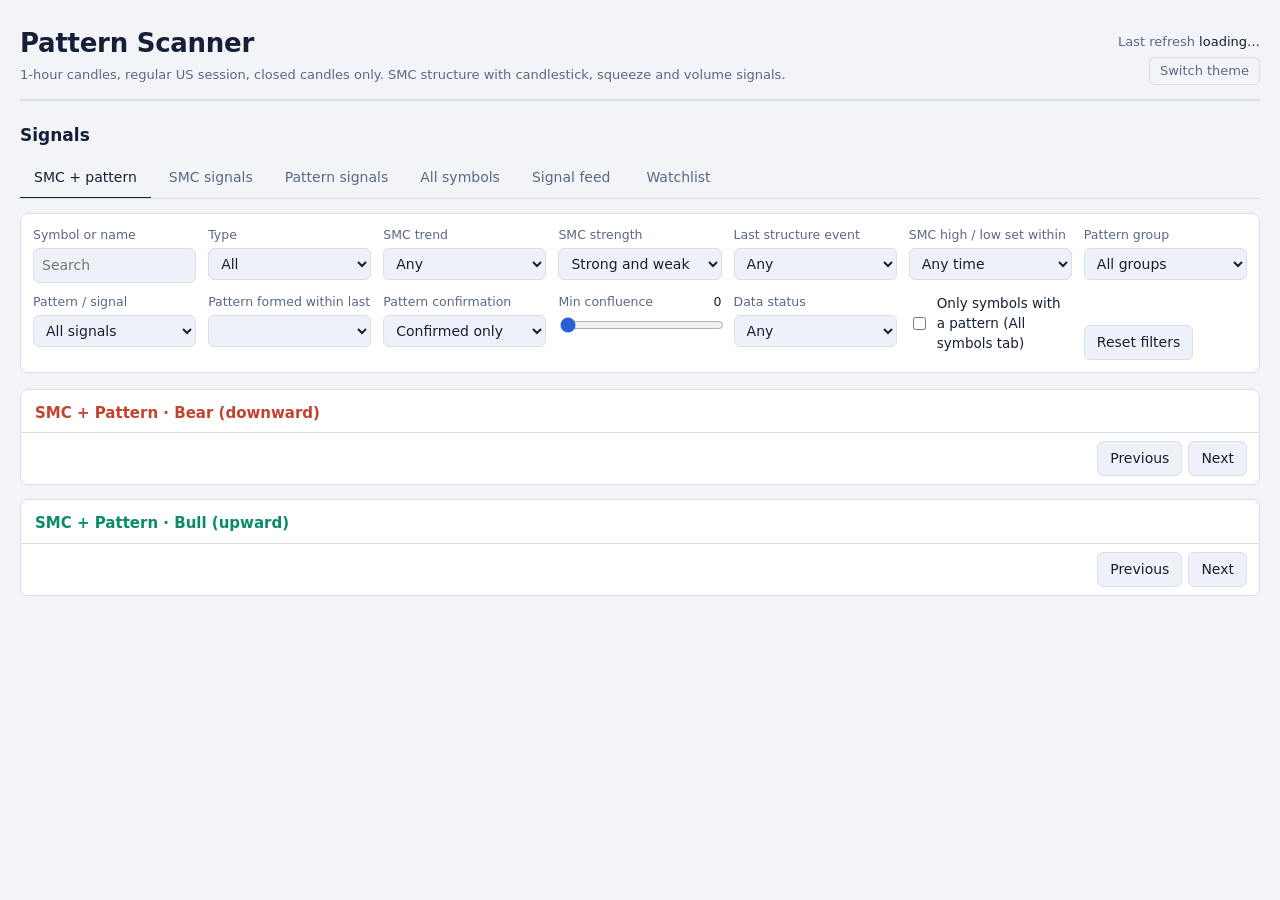
<file: index.html>
<!DOCTYPE html>
<html lang="en">
<head>
<meta charset="utf-8">
<meta http-equiv="refresh" content="0; url=main-dashboard/index.html">
<link rel="canonical" href="main-dashboard/index.html">
<title>Pattern Scanner</title>
</head>
<body>
<p>Opening the scanner… <a href="main-dashboard/index.html">Click here if nothing happens.</a></p>
</body>
</html>
</file>
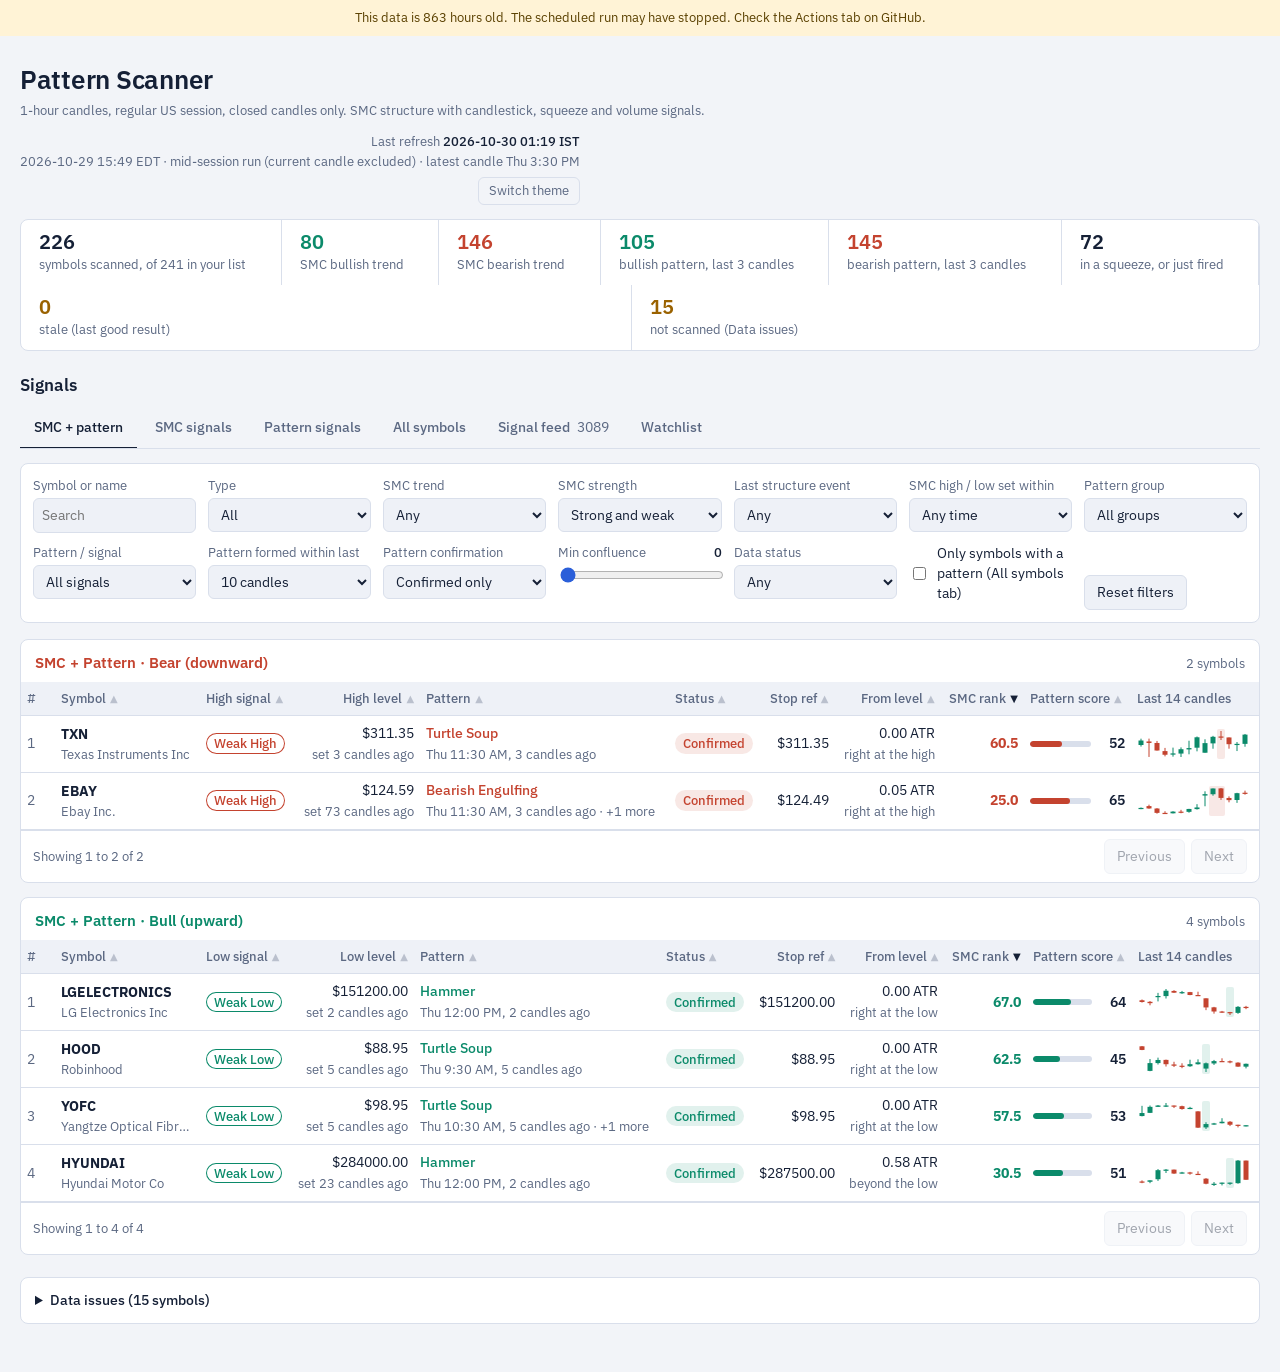
<file: main-dashboard/index.html>
<!DOCTYPE html>
<html lang="en">
<head>
<meta charset="utf-8">
<meta name="viewport" content="width=device-width, initial-scale=1, viewport-fit=cover">
<title>Pattern Scanner</title>
<link rel="preconnect" href="https://fonts.googleapis.com">
<link rel="preconnect" href="https://fonts.gstatic.com" crossorigin>
<link href="https://fonts.googleapis.com/css2?family=IBM+Plex+Sans:wght@400;500;600&display=swap" rel="stylesheet">
<link rel="stylesheet" href="../assets/style.css">
</head>
<body>
<div class="banner err hidden" id="errBanner"></div>
<div class="banner hidden" id="staleBanner"></div>
<div class="wrap">

<header class="top">
  <div>
    <h1>Pattern Scanner</h1>
    <p>1-hour candles, regular US session, closed candles only. SMC structure with candlestick, squeeze and volume signals.</p>
  </div>
  <div class="refresh">
    <div>Last refresh <strong id="refreshIST">loading…</strong></div>
    <div id="refreshSub"></div>
    <button class="theme-btn" id="themeBtn" type="button">Switch theme</button>
  </div>
</header>

<section class="stats" id="stats" aria-label="Scan summary"></section>

<div class="sec"><h2>Signals</h2></div>

<div class="tabs" role="tablist">
  <button class="tab" role="tab" aria-selected="true" data-tab="combo">SMC + pattern</button>
  <button class="tab" role="tab" aria-selected="false" data-tab="smc">SMC signals</button>
  <button class="tab" role="tab" aria-selected="false" data-tab="pat">Pattern signals</button>
  <button class="tab" role="tab" aria-selected="false" data-tab="all">All symbols</button>
  <button class="tab" role="tab" aria-selected="false" data-tab="feed">Signal feed<span class="count" id="feedCount"></span></button>
  <button class="tab" role="tab" aria-selected="false" data-tab="watch">Watchlist<span class="count" id="watchCount"></span></button>
</div>

<section class="filters" aria-label="Filters">
  <div class="field"><label for="fSearch">Symbol or name</label><input id="fSearch" type="search" placeholder="Search"></div>
  <div class="field"><label for="fType">Type</label><select id="fType"><option value="">All</option><option>Stock</option><option>ETF</option></select></div>
  <div class="field"><label for="fSmc">SMC trend</label><select id="fSmc"><option value="">Any</option><option value="BULLISH">Bullish</option><option value="BEARISH">Bearish</option></select></div>
  <div class="field"><label for="fStrength">SMC strength</label><select id="fStrength"><option value="">Strong and weak</option><option value="STRONG">Strong only</option><option value="WEAK">Weak only</option></select></div>
  <div class="field"><label for="fEvent">Last structure event</label><select id="fEvent"><option value="">Any</option><option value="BOS">BOS</option><option value="CHOCH">CHoCH</option></select></div>
  <div class="field"><label for="fAge">SMC high / low set within</label><select id="fAge"><option value="">Any time</option><option value="3">3 candles</option><option value="6">6 candles</option><option value="10">10 candles</option><option value="20">20 candles</option><option value="35">35 candles</option></select></div>
  <div class="field"><label for="fGroup">Pattern group</label><select id="fGroup"><option value="">All groups</option></select></div>
  <div class="field"><label for="fPat">Pattern / signal</label><select id="fPat"><option value="">All signals</option></select></div>
  <div class="field"><label for="fWin">Pattern formed within last</label><select id="fWin"></select></div>
  <div class="field"><label for="fConfirm">Pattern confirmation</label><select id="fConfirm"><option value="confirmed" selected>Confirmed only</option><option value="pending">Pending only</option><option value="any">Confirmed and pending</option></select></div>
  <div class="field"><label for="fConf">Min confluence <span class="val" id="fConfVal">0</span></label><input id="fConf" type="range" min="0" max="90" step="5" value="0"></div>
  <div class="field"><label for="fStatus">Data status</label><select id="fStatus"><option value="">Any</option><option>OK</option><option>STALE</option></select></div>
  <div class="field check"><label><input id="fOnly" type="checkbox"> Only symbols with a pattern (All symbols tab)</label></div>
  <div class="actions"><button class="btn" id="fReset" type="button">Reset filters</button></div>
</section>

<div id="viewCombo"><section class="pair one" id="fullCombo"></section></div>
<div id="viewSmc" class="hidden"><section class="pair" id="fullSmc"></section></div>
<div id="viewPat" class="hidden"><section class="pair" id="fullPat"></section></div>

<div id="viewAll" class="hidden">
  <section class="card">
    <div class="scroll"><table id="tbl" style="min-width:1280px"><thead><tr id="thead"></tr></thead><tbody id="tbody"></tbody></table></div>
    <div class="empty hidden" id="emptyAll"></div>
    <div class="pager"><span class="muted small" id="pagerInfo"></span><div class="btns"><button class="btn" id="prev" type="button">Previous</button><button class="btn" id="next" type="button">Next</button></div></div>
  </section>
</div>

<div id="viewFeed" class="hidden"><section class="card"><ul class="feed" id="feed"></ul><div class="empty hidden" id="emptyFeed"><b>No signals in this window</b>Try a longer window or reset the filters.</div></section></div>

<div id="viewWatch" class="hidden"><section class="card"><div class="scroll"><table id="tblWatch" style="min-width:1280px"><thead><tr id="theadW"></tr></thead><tbody id="tbodyW"></tbody></table></div>
  <div class="empty hidden" id="emptyWatch"><b>Your watchlist is empty</b>Select the star next to a symbol in the All symbols tab. Stars are saved in this browser only.</div></section></div>

<details class="issues" id="issues" hidden>
  <summary id="issuesSummary"></summary>
  <div class="body">
    <p class="muted small">These symbols are not in the tables above. Fix them in <code>shared-data/symbols.csv</code> (the <code>Yahoo Symbol</code> and <code>Active</code> columns) and the next run picks the change up.</p>
    <div class="scroll"><table><thead><tr><th>Symbol</th><th>Yahoo symbol</th><th>Status</th><th>Detail</th></tr></thead><tbody id="issuesBody"></tbody></table></div>
    <p class="muted small" id="csvProblems"></p>
  </div>
</details>

</div>
<script src="../assets/common.js"></script>
<script>
let DATA = null, LIVE = [], META = {};
let watch = getWatch();
const $ = (s, r=document) => r.querySelector(s);
const stockUrl = sym => '../stock/index.html?symbol=' + encodeURIComponent(sym);
const DEFAULT_F = {q:'', type:'', smc:'', strength:'', event:'', age:'', group:'', pat:'', win:10, conf:0, status:'', confirm:'confirmed', only:false};
const state = { tab: 'combo', f: {...DEFAULT_F}, all: {key: 'conf', dir: -1, page: 1, per: 25},
  t: { smcHigh: {key:'rank', dir:-1, page:1}, smcLow: {key:'rank', dir:-1, page:1}, patBull: {key:'score', dir:-1, page:1}, patBear: {key:'score', dir:-1, page:1},
    comboLow: {key:'rank', dir:-1, page:1}, comboHigh: {key:'rank', dir:-1, page:1} } };
const PER = 20;

/* ---------- small cell helpers ---------- */
const SIG = {STRONG_HIGH:['sh','Strong High'], WEAK_HIGH:['wh','Weak High'], STRONG_LOW:['sl','Strong Low'], WEAK_LOW:['wl','Weak Low']};
const sigPill = sig => SIG[sig] ? '<span class="pill ' + SIG[sig][0] + '">' + SIG[sig][1] + '</span>' : '<span class="muted">–</span>';
const EV = {BOS:'BOS', CHOCH:'CHoCH'};
function trendCell(s){
  const m = s.smc || {}, t = m.trend;
  if (t !== 'BULLISH' && t !== 'BEARISH') return '<span class="muted small">Unknown</span>';
  const ev = EV[m.structure_event] ? EV[m.structure_event] + (m.structure_bars_since >= 0 ? ', ' + m.structure_bars_since + ' ago' : '') : '';
  return '<span class="pill ' + (t === 'BULLISH' ? 'bull' : 'bear') + '">' + (t === 'BULLISH' ? 'Bullish' : 'Bearish') + '</span> <span class="muted small">' + esc(ev) + '</span>';
}
const symCell = s => '<a class="symlink" href="' + stockUrl(s.symbol) + '"><b>' + esc(s.symbol) + '</b></a><span class="small muted" title="' + esc(s.name) + '" style="display:block;max-width:130px;white-space:nowrap;overflow:hidden;text-overflow:ellipsis">' + esc(s.name) + '</span>';
const priceCell = s => '$' + money(s.price) + (s.change_pct == null ? '' : '<br><span class="small" style="color:var(--' + (s.change_pct >= 0 ? 'bull' : 'bear') + ')">' + (s.change_pct >= 0 ? '+' : '') + s.change_pct.toFixed(2) + '%</span>');
function confCell(n, dir){ if (!n) return '<span class="muted">0</span>';
  return '<div class="conf"><div class="bar"><i style="width:' + n + '%;background:var(--' + colorVar(dir) + ')"></i></div><span class="n">' + n + '</span></div>'; }
function sqCell(c){ c = c || {}; const st = c.squeeze_state, n = (c.compression_layers || []).length;
  const base = st === 'on' ? '<span class="pill neutral">Squeeze on</span>' : st === 'fired' ? '<span class="pill bull">Squeeze fired</span>' : '<span class="muted small">Off</span>';
  return base + (n >= 3 ? ' <span class="muted small" title="Layers on: ' + esc((c.compression_layers || []).join(', ')) + '">' + n + ' layers</span>' : ''); }
function rvCell(c){ const v = c && c.rel_volume; if (v == null) return '<span class="muted">–</span>';
  const cls = v >= 1.5 ? 'bull' : v <= 0.7 ? 'neutral' : 'none', txt = v >= 1.5 ? 'Spike' : v <= 0.7 ? 'Dry-up' : 'Normal';
  return v.toFixed(2) + 'x <span class="pill ' + cls + '">' + txt + '</span>'; }
function statusCell(s){ return s.scanner_status === 'OK' ? '<span class="pill none">OK</span>'
  : '<span class="pill neutral" title="' + esc(s.scan_error || 'Last scan failed') + '. Showing the previous good result from ' + esc(s.scanned_at || '?') + '.">Stale</span>'; }
function patCell(b, more){
  if (!b) return '<span class="muted">No signal in window</span>';
  return '<div class="patcell ' + b.dir + '"><b>' + esc(b.name) + '</b><span>' + esc(fmtTime(b.time)) + ', ' + agoText(b.since) + (more > 0 ? ' · +' + more + ' more' : '') + '</span></div>';
}
function levelCell(m, key){      // High/Low signal: pill + how long ago the level was set
  const sig = m[key + '_signal'], since = m[key + '_bars_since'];
  if (!SIG[sig]) return '<span class="muted">–</span>';
  return sigPill(sig) + (since != null && since >= 0 ? ' <span class="muted small">' + since + ' ago</span>' : '');
}

/* ---------- filters ---------- */
function symbolOk(s){
  const f = state.f, q = f.q.trim().toLowerCase(), m = s.smc || {};
  return (!q || s.symbol.toLowerCase().includes(q) || (s.name || '').toLowerCase().includes(q))
    && (!f.type || s.type === f.type) && (!f.smc || m.trend === f.smc) && (!f.status || s.scanner_status === f.status)
    && (!f.event || m.structure_event === f.event);
}
/* SMC rows: side 'high' uses the trailing high (Strong/Weak High, bearish rank), 'low' the trailing low. */
function smcRows(side, filtered){
  const key = side === 'high' ? 'top' : 'bottom', f = state.f;
  return (filtered ? LIVE.filter(symbolOk) : LIVE).map(s => {
    const m = s.smc || {}, level = m[key + '_signal_price'];
    return {s, sig: m[key + '_signal'], level, time: m[key + '_signal_time'], since: m[key + '_bars_since'],
      rank: side === 'high' ? m.bearish_rank_score : m.bullish_rank_score,
      away: level ? (side === 'high' ? (level - s.price) / s.price : (s.price - level) / level) * 100 : null};
  }).filter(r => SIG[r.sig]
    && (!filtered || ((!f.strength || r.sig.startsWith(f.strength)) && (f.age === '' || (r.since != null && r.since >= 0 && r.since <= +f.age)))));
}
/* Pattern rows: every symbol with at least one bullish (or bearish) signal in the window that passes the confirmation rule.
   Failed patterns never count. The Top 20 boards always use "confirmed" (patStatus in assets/common.js). */
function patRows(dir, filtered){
  const f = state.f, win = filtered ? f.win : (META.top_board_window || 20), mode = filtered ? f.confirm : 'confirmed';
  const passes = st => mode === 'any' ? st !== 'failed' : mode === 'pending' ? st === 'pending' : (st === 'confirmed' || st === 'trigger');
  return (filtered ? LIVE.filter(symbolOk) : LIVE).map(s => {
    let items = signalsIn(s, win).filter(g => g.dir === dir).map(g => ({g, st: patStatus(s, g)})).filter(x => passes(x.st));
    if (filtered) { if (f.group) items = items.filter(x => x.g.group === f.group); if (f.pat) items = items.filter(x => x.g.name === f.pat); }
    items.sort((x, y) => y.g.score - x.g.score || x.g.since - y.g.since);
    const top = items[0];
    return top ? {s, best: top.g, n: items.length, score: top.g.score, since: top.g.since, status: top.st} : null;
  }).filter(r => r && (!filtered || r.score >= f.conf));
}
const PAT_TIP = "Confirmed only by default: a candle pattern counts once a later candle has closed beyond it (the Handbook's rule). Squeeze, volume, trend and structure signals show as Trigger because the close beyond a level is the signal itself. Failed patterns are never shown. Use the Pattern confirmation filter to see pending ones.";
function patStatusCell(r, dir){
  return r.status === 'confirmed' ? '<span class="pill ' + dir + '">Confirmed</span>'
    : r.status === 'pending' ? '<span class="pill neutral" title="Pattern formed, no later candle has closed beyond it yet">Pending</span>'
    : '<span class="pill none" title="Event signal: the close beyond its level is the trigger itself, nothing further to confirm">Trigger</span>';
}

/* ---------- SMC level + reversal pattern ---------- */
/* Reversal patterns with 3 stars or more in the Handbook ratings (docs/SIGNALS.md), plus Turtle Soup and Undercut & Rally.
   Continuation patterns (windows, three methods, marubozu) are left out on purpose. */
const REV = {
  bull: ['Hammer','Inverted Hammer','Dragonfly Doji','Bullish Engulfing','Piercing Line','Bullish Kicker','Bullish Harami Cross','Bullish Doji Star',
         'Morning Star','Bullish Abandoned Baby','Three White Soldiers','Three Inside Up','Three Outside Up','Bullish Tri-Star','Turtle Soup','Undercut & Rally'],
  bear: ['Shooting Star','Hanging Man','Gravestone Doji','Bearish Engulfing','Dark Cloud Cover','Bearish Kicker','Bearish Harami Cross','Bearish Doji Star',
         'Evening Star','Bearish Abandoned Baby','Three Black Crows','Three Inside Down','Three Outside Down','Bearish Tri-Star','Turtle Soup']
};
const COMBO_ATR = 1;           // the pattern's extreme must be within this many ATR of the SMC level
const COMBO_TREND = 1;         // price must have travelled into the level: the 8 closes before the pattern average at least this many ATR beyond it
const COMBO_RUN = 2;           // drop the setup once price has already run this many ATR away from the pattern (the turn is over, not coming)
const COMBO_TOP_WIN = 10;      // the Top 20 boards only look at patterns formed in the last 10 candles
/* side 'low': Strong/Weak Low + bullish pattern. side 'high': Strong/Weak High + bearish pattern. */
function comboRows(side, filtered){
  const low = side === 'low', key = low ? 'bottom' : 'top', dir = low ? 'bull' : 'bear', f = state.f;
  const win = filtered ? f.win : COMBO_TOP_WIN, out = [];
  (filtered ? LIVE.filter(symbolOk) : LIVE).forEach(s => {
    const m = s.smc || {}, sig = m[key + '_signal'], level = m[key + '_signal_price'], lvSince = m[key + '_bars_since'];
    const atr = (s.context || {}).atr, cs = s.candles || [], n = cs.length;
    if (!SIG[sig] || !sig.endsWith(low ? 'LOW' : 'HIGH') || level == null || !(atr > 0) || !n) return;
    if (filtered && ((f.strength && !sig.startsWith(f.strength)) || (f.age !== '' && !(lvSince != null && lvSince >= 0 && lvSince <= +f.age)))) return;
    const cands = [];
    signalsIn(s, win).forEach(g => {
      if (g.dir !== dir || !REV[dir].includes(g.name) || g.confirm === 'failed') return;
      if (filtered && ((f.group && g.group !== f.group) || (f.pat && g.name !== f.pat) || g.score < f.conf)) return;
      if (lvSince != null && lvSince >= 0 && g.since > lvSince) return;            // pattern must come at or after the level was set
      const end = n - 1 - g.since, a = Math.max(0, end - (g.len - 1)); if (end < 0) return;
      let lo = Infinity, hi = -Infinity;
      for (let i = a; i <= end; i++) { lo = Math.min(lo, cs[i][3]); hi = Math.max(hi, cs[i][2]); }
      const ext = low ? lo : hi, gap = ext - level;
      if (Math.abs(gap) > COMBO_ATR * atr) return;                                  // not at the level
      const pre = cs.slice(Math.max(0, a - 8), a);                                   // the candles before the pattern
      if (pre.length < 4) return;
      const avg = pre.reduce((t, c) => t + c[4], 0) / pre.length;
      if (!((low ? avg - ext : ext - avg) >= COMBO_TREND * atr)) return;            // no real move into the level, so nothing to reverse
      if ((low ? s.price - ext : ext - s.price) > COMBO_RUN * atr) return;          // already ran away, too late
      let status = g.confirm || 'pending', failed = false;
      for (let i = end + 1; i < n; i++) {
        if (low ? cs[i][3] < ext : cs[i][2] > ext) { failed = true; break; }       // new low (high) after the pattern: setup is dead
        if (status === 'pending' && (low ? cs[i][4] > hi : cs[i][4] < lo)) status = 'confirmed';
      }
      if (failed) return;
      if (status !== 'confirmed') return;                                           // only turns that have already started: a later candle closed beyond the pattern
      cands.push({g, status, stop: g.stop != null ? g.stop : ext, dist: Math.abs(gap) / atr, above: low ? gap >= 0 : gap <= 0});
    });
    if (!cands.length) return;
    cands.sort((x, y) => y.g.score - x.g.score || x.g.since - y.g.since);
    const c = cands[0];
    out.push({s, sig, level, time: m[key + '_signal_time'], since: lvSince, rank: low ? m.bullish_rank_score : m.bearish_rank_score,
      best: c.g, n: cands.length, status: c.status, stop: c.stop, dist: c.dist, above: c.above, score: c.g.score});
  });
  return out;
}

/* ---------- generic compact table ---------- */
const smcCols = side => [
  {k:'sym', t:'Symbol', get: r => r.s.symbol, cell: r => symCell(r.s)},
  {k:'sig', t: side === 'high' ? 'High signal' : 'Low signal', get: r => r.sig, cell: r => sigPill(r.sig)},
  {k:'level', t: side === 'high' ? 'High level' : 'Low level', num:true, get: r => r.level, cell: r => '$' + money(r.level) + '<br><span class="muted small">' + (r.away == null ? '–' : r.away.toFixed(1) + '% ' + (side === 'high' ? 'below' : 'above')) + '</span>'},
  {k:'since', t:'Set', get: r => r.since ?? 999, cell: r => '<span class="small">' + esc(fmtTime(r.time)) + '</span><br><span class="muted small">' + (r.since != null && r.since >= 0 ? agoText(r.since) : '–') + '</span>'},
  {k:'rank', t:'Rank', num:true, get: r => r.rank ?? -1, cell: r => '<b style="color:var(--' + (side === 'high' ? 'bear' : 'bull') + ')">' + (r.rank != null ? Number(r.rank).toFixed(1) : '–') + '</b>'},
  {k:'price', t:'Price', num:true, get: r => r.s.price, cell: r => priceCell(r.s)}
];
const patCols = dir => [
  {k:'sym', t:'Symbol', get: r => r.s.symbol, cell: r => symCell(r.s)},
  {k:'sig', t:'Best signal (newest first)', get: r => r.since, cell: r => patCell(r.best, r.n - 1)},
  {k:'status', t:'Status', get: r => r.status, cell: r => patStatusCell(r, dir)},
  {k:'score', t:'Confluence', get: r => r.score, cell: r => confCell(r.score, dir)},
  {k:'price', t:'Price', num:true, get: r => r.s.price, cell: r => priceCell(r.s)},
  {k:'strip', t:'Last 14 candles', sort:false, cell: r => strip(r.s, r.best)}
];
const comboCols = side => { const low = side === 'low', dir = low ? 'bull' : 'bear'; return [
  {k:'sym', t:'Symbol', get: r => r.s.symbol, cell: r => symCell(r.s)},
  {k:'sig', t: low ? 'Low signal' : 'High signal', get: r => r.sig, cell: r => sigPill(r.sig)},
  {k:'level', t: low ? 'Low level' : 'High level', num:true, get: r => r.level, cell: r => '$' + money(r.level) + '<br><span class="muted small">' + (r.since != null && r.since >= 0 ? 'set ' + agoText(r.since) : '–') + '</span>'},
  {k:'pat', t:'Pattern', get: r => r.best.name, cell: r => patCell(r.best, r.n - 1)},
  {k:'status', t:'Status', get: r => r.status, cell: r => r.status === 'confirmed' ? '<span class="pill ' + dir + '">Confirmed</span>' : '<span class="pill neutral" title="Pattern formed, no later candle has closed beyond it yet">Pending</span>'},
  {k:'stop', t:'Stop ref', num:true, get: r => r.stop, cell: r => '$' + money(r.stop)},
  {k:'dist', t:'From level', num:true, get: r => r.dist, cell: r => r.dist.toFixed(2) + ' ATR<br><span class="muted small">' + (r.dist < 0.05 ? 'right at the ' : (r.above ? 'beyond the ' : 'inside the ')) + (low ? 'low' : 'high') + '</span>'},
  {k:'rank', t:'SMC rank', num:true, get: r => r.rank ?? -1, cell: r => '<b style="color:var(--' + (low ? 'bull' : 'bear') + ')">' + (r.rank != null ? Number(r.rank).toFixed(1) : '–') + '</b>'},
  {k:'score', t:'Pattern score', get: r => r.score, cell: r => confCell(r.score, dir)},
  {k:'strip', t:'Last 14 candles', sort:false, cell: r => strip(r.s, r.best)}
]; };
const TABLE_DEFS = {
  smcHigh: {title:'High signals (downward)', cls:'bear', sub:'', cols: () => smcCols('high'), rows: f => smcRows('high', f)},
  smcLow:  {title:'Low signals (upward)', cls:'bull', sub:'', cols: () => smcCols('low'), rows: f => smcRows('low', f)},
  patBull: {title:'Bullish pattern signals', cls:'bull', sub:'', tip: PAT_TIP, cols: () => patCols('bull'), rows: f => patRows('bull', f)},
  comboLow: {title:'SMC + Pattern · Bull (upward)', cls:'bull', tie:(a, b) => b.score - a.score, sub:'', tip:"Strong/Weak Low + bullish reversal pattern (3 stars or more, Turtle Soup, Undercut & Rally) at the low, within 1 ATR, after a real decline into it, no new low since, price not more than 2 ATR away. Confirmed only: a later candle has closed beyond the pattern. Ranked by bullish SMC rank, ties by pattern score.", cols: () => comboCols('low'), rows: f => comboRows('low', f)},
  comboHigh: {title:'SMC + Pattern · Bear (downward)', cls:'bear', tie:(a, b) => b.score - a.score, sub:'', tip:"Strong/Weak High + bearish reversal pattern (3 stars or more, Turtle Soup) at the high, within 1 ATR, after a real rise into it, no new high since, price not more than 2 ATR away. Confirmed only: a later candle has closed beyond the pattern. Ranked by bearish SMC rank, ties by pattern score.", cols: () => comboCols('high'), rows: f => comboRows('high', f)},
  patBear: {title:'Bearish pattern signals', cls:'bear', sub:'', tip: PAT_TIP, cols: () => patCols('bear'), rows: f => patRows('bear', f)}
};
function tableShell(id, d, top){
  return '<div class="tcard"><div class="head"><h3 class="' + d.cls + '"' + (d.tip ? ' title="' + esc(d.tip) + '"' : '') + '>' + (top ? 'Top 20 · ' : '') + d.title + '</h3><span class="cnt" id="' + id + '-cnt"></span>' + (d.sub ? '<p>' + d.sub + '</p>' : '') + '</div>' +
    '<div class="scroll' + (/combo/.test(id) ? '' : ' tall') + '"><table><thead><tr id="' + id + '-head"></tr></thead><tbody id="' + id + '-body"></tbody></table></div>' +
    (top ? '' : '<div class="pager"><span class="muted small" id="' + id + '-info"></span><div class="btns"><button class="btn" data-pg="-1" data-t="' + id + '" type="button">Previous</button><button class="btn" data-pg="1" data-t="' + id + '" type="button">Next</button></div></div>') + '</div>';
}
function renderTable(prefix, id, top){
  const d = TABLE_DEFS[id], cols = d.cols(), st = state.t[id], ids = prefix + id;
  let rows = d.rows(!top);
  const total = rows.length;
  const sk = top ? (/^(smc|combo)/.test(id) ? 'rank' : 'score') : st.key, sd = top ? -1 : st.dir, col = cols.find(c => c.k === sk) || cols[0];
  rows.sort((a, b) => { const va = col.get(a), vb = col.get(b); return (va < vb ? -1 : va > vb ? 1 : 0) * sd || (d.tie ? d.tie(a, b) : 0) || a.s.symbol.localeCompare(b.s.symbol); });
  const pages = Math.max(1, Math.ceil(rows.length / PER)); if (!top && st.page > pages) st.page = pages;
  const start = top ? 0 : (st.page - 1) * PER, slice = top ? rows.slice(0, META.top_board_size || 20) : rows.slice(start, start + PER);
  $('#' + ids + '-head').innerHTML = '<th>#</th>' + cols.map(c => {
    if (top || c.sort === false) return '<th class="' + (c.num ? 'num' : '') + '">' + c.t + '</th>';
    const on = st.key === c.k;
    return '<th class="' + (c.num ? 'num' : '') + '" aria-sort="' + (on ? (st.dir > 0 ? 'ascending' : 'descending') : 'none') + '"><button type="button" data-tsort="' + c.k + '" data-t="' + ids + '">' + c.t + ' <span class="arrow">' + (on ? (st.dir > 0 ? '▲' : '▼') : '▲') + '</span></button></th>';
  }).join('');
  $('#' + ids + '-body').innerHTML = slice.length ? slice.map((r, i) => '<tr class="row" data-sym="' + esc(r.s.symbol) + '"><td class="idx">' + (start + i + 1) + '</td>' +
    cols.map(c => '<td class="' + (c.num ? 'num' : '') + '">' + c.cell(r) + '</td>').join('') + '</tr>').join('')
    : '<tr><td colspan="' + (cols.length + 1) + '" class="muted" style="padding:22px;text-align:center">' + (top ? 'None right now.' : 'No symbols match the current filters.') + '</td></tr>';
  $('#' + ids + '-cnt').textContent = top ? 'showing ' + slice.length + ' of ' + total : total + ' symbols';
  if (!top){
    $('#' + ids + '-info').textContent = rows.length ? 'Showing ' + (start + 1) + ' to ' + (start + slice.length) + ' of ' + rows.length : '0 symbols';
    document.querySelector('[data-t="' + ids + '"][data-pg="-1"]').disabled = st.page <= 1;
    document.querySelector('[data-t="' + ids + '"][data-pg="1"]').disabled = st.page >= pages;
  }
}

/* ---------- All symbols table ---------- */
function view(s){
  const f = state.f;
  let sigs = signalsIn(s, f.win);
  if (f.group) sigs = sigs.filter(g => g.group === f.group);
  if (f.pat) sigs = sigs.filter(g => g.name === f.pat);
  const best = bestOf(sigs);
  return {s, sigs, best, conf: best ? best.score : 0};
}
const ALLCOLS = [
  {k:'star', t:'', sort:false}, {k:'sym', t:'Symbol'}, {k:'price', t:'Price', num:true}, {k:'smc', t:'SMC trend'},
  {k:'high', t:'High signal'}, {k:'low', t:'Low signal'}, {k:'pat', t:'Latest pattern'}, {k:'strip', t:'Last 14 candles', sort:false},
  {k:'sq', t:'Squeeze'}, {k:'rv', t:'Relative volume', num:true}, {k:'conf', t:'Confluence'}, {k:'status', t:'Status'}
];
const allSort = {
  sym: x => x.s.symbol, price: x => x.s.price, smc: x => (x.s.smc || {}).trend || '', high: x => (x.s.smc || {}).bearish_rank_score ?? -1,
  low: x => (x.s.smc || {}).bullish_rank_score ?? -1, pat: x => x.best ? x.best.since : 99,
  sq: x => ({fired:2, on:1, off:0})[(x.s.context || {}).squeeze_state] ?? 0, rv: x => (x.s.context || {}).rel_volume ?? -1,
  conf: x => x.conf, status: x => x.s.scanner_status
};
function head(id){
  $(id).innerHTML = ALLCOLS.map(c => {
    const on = state.all.key === c.k, aria = on ? (state.all.dir > 0 ? 'ascending' : 'descending') : 'none';
    if (c.sort === false) return '<th>' + c.t + '</th>';
    return '<th class="' + (c.num ? 'num' : '') + '" aria-sort="' + aria + '"><button type="button" data-sort="' + c.k + '">' + c.t + ' <span class="arrow">' + (on ? (state.all.dir > 0 ? '▲' : '▼') : '▲') + '</span></button></th>';
  }).join('');
}
function allRowsHtml(list){
  return list.map(x => {
    const r = x.s, m = r.smc || {}, starred = watch.includes(r.symbol);
    return '<tr class="row" data-sym="' + esc(r.symbol) + '">' +
      '<td><button class="star" type="button" aria-pressed="' + starred + '" aria-label="' + (starred ? 'Remove ' : 'Add ') + esc(r.symbol) + (starred ? ' from' : ' to') + ' watchlist" data-star="' + esc(r.symbol) + '">' + (starred ? '★' : '☆') + '</button></td>' +
      '<td class="symcell">' + symCell(r) + '</td><td class="num">' + priceCell(r) + '</td><td>' + trendCell(r) + '</td>' +
      '<td>' + levelCell(m, 'top') + '</td><td>' + levelCell(m, 'bottom') + '</td>' +
      '<td>' + patCell(x.best, x.sigs.length - 1) + '</td><td>' + strip(r, x.best) + '</td><td>' + sqCell(r.context) + '</td>' +
      '<td class="num">' + rvCell(r.context) + '</td><td>' + confCell(x.conf, x.best && x.best.dir) + '</td><td>' + statusCell(r) + '</td></tr>';
  }).join('');
}
function sortAll(list){
  const g = allSort[state.all.key], dir = state.all.dir;
  return list.sort((a, b) => { const va = g(a), vb = g(b); return (va < vb ? -1 : va > vb ? 1 : 0) * dir || a.s.symbol.localeCompare(b.s.symbol); });
}
function allFiltered(){
  const f = state.f, narrowed = !!(f.group || f.pat);
  return LIVE.filter(symbolOk).map(view).filter(x => ((f.only || narrowed) ? x.sigs.length > 0 : true) && x.conf >= f.conf);
}
function renderAllTab(){
  head('#thead');
  const list = sortAll(allFiltered()), a = state.all;
  const pages = Math.max(1, Math.ceil(list.length / a.per)); if (a.page > pages) a.page = pages;
  const start = (a.page - 1) * a.per, slice = list.slice(start, start + a.per);
  $('#tbody').innerHTML = allRowsHtml(slice);
  $('#emptyAll').classList.toggle('hidden', list.length > 0); $('#tbl').classList.toggle('hidden', list.length === 0);
  if (!list.length) $('#emptyAll').innerHTML = LIVE.length ? '<b>No symbols match these filters</b>Reset the filters or lower the minimum confluence.' : '<b>No scan results yet</b>Run the “Scan market” workflow once on GitHub (Actions tab), then reload this page.';
  $('#pagerInfo').textContent = list.length ? 'Showing ' + (start + 1) + ' to ' + (start + slice.length) + ' of ' + list.length + ' symbols' : '0 symbols';
  $('#prev').disabled = a.page <= 1; $('#next').disabled = a.page >= pages;
}

/* ---------- feed + watchlist ---------- */
function renderFeed(){
  const f = state.f, items = [];
  LIVE.filter(symbolOk).forEach(s => signalsIn(s, f.win).forEach(g => { if ((!f.group || g.group === f.group) && (!f.pat || g.name === f.pat) && g.score >= f.conf) items.push({s, g}); }));
  items.sort((a, b) => a.g.since - b.g.since || b.g.score - a.g.score);
  $('#feedCount').textContent = ' ' + items.length;
  const shown = items.slice(0, 400);
  $('#feed').innerHTML = shown.map(({s, g}) => '<li data-open="' + esc(s.symbol) + '"><b>' + esc(s.symbol) + '</b><span class="pill ' + g.dir + '">' + dirLabel(g.dir) + '</span><span>' + esc(g.name) + ' <span class="muted small">with SMC ' + esc(((s.smc || {}).trend || 'unknown').toLowerCase()) + '</span></span><span class="when">' + esc(fmtTime(g.time)) + ', ' + agoText(g.since) + ' · score ' + g.score + '</span></li>').join('')
    + (items.length > shown.length ? '<li class="muted small" style="cursor:default">Showing the newest ' + shown.length + ' of ' + items.length + '. Narrow the filters to see the rest.</li>' : '');
  $('#emptyFeed').classList.toggle('hidden', items.length > 0);
}
function renderWatch(){
  $('#watchCount').textContent = watch.length ? ' ' + watch.length : '';
  head('#theadW');
  const have = LIVE.filter(s => watch.includes(s.symbol));
  $('#tbodyW').innerHTML = allRowsHtml(sortAll(have.map(view)));
  $('#emptyWatch').classList.toggle('hidden', have.length > 0); $('#tblWatch').classList.toggle('hidden', have.length === 0);
}
function renderFull(){ ['comboLow','comboHigh','smcHigh','smcLow','patBull','patBear'].forEach(id => renderTable('f_', id, false)); renderAllTab(); renderFeed(); renderWatch(); }

/* ---------- header, stats, issues ---------- */
function renderHeader(){
  $('#refreshIST').textContent = META.generated_ist || 'no scan yet';
  const rt = META.run_type === 'mid-session' ? 'mid-session run (current candle excluded)' : META.run_type === 'after-close' ? 'after-close run' : 'run';
  $('#refreshSub').textContent = (META.generated_et ? META.generated_et + ' · ' : '') + rt + (META.latest_candle ? ' · latest candle ' + fmtTime(META.latest_candle) : '');
  if (META.generated_at){
    const hrs = (Date.now() - Date.parse(META.generated_at)) / 36e5;
    if (hrs > 30) { const b = $('#staleBanner'); b.textContent = 'This data is ' + Math.round(hrs) + ' hours old. The scheduled run may have stopped. Check the Actions tab on GitHub.'; b.classList.remove('hidden'); }
  }
}
function renderStats(){
  const fresh = d => LIVE.filter(s => signalsIn(s, 3).some(g => g.dir === d)).length;
  const trend = t => LIVE.filter(s => (s.smc || {}).trend === t).length;
  const c = META.counts || {}, sq = LIVE.filter(s => ['on', 'fired'].includes((s.context || {}).squeeze_state)).length;
  $('#stats').innerHTML =
    '<div class="stat"><b>' + LIVE.length + '</b><span>symbols scanned, of ' + (META.total_symbols ?? DATA.stocks.length) + ' in your list</span></div>' +
    '<div class="stat bull"><b>' + trend('BULLISH') + '</b><span>SMC bullish trend</span></div>' +
    '<div class="stat bear"><b>' + trend('BEARISH') + '</b><span>SMC bearish trend</span></div>' +
    '<div class="stat bull"><b>' + fresh('bull') + '</b><span>bullish pattern, last 3 candles</span></div>' +
    '<div class="stat bear"><b>' + fresh('bear') + '</b><span>bearish pattern, last 3 candles</span></div>' +
    '<div class="stat"><b>' + sq + '</b><span>in a squeeze, or just fired</span></div>' +
    '<div class="stat warn"><b>' + (c.STALE || 0) + '</b><span>stale (last good result)</span></div>' +
    '<div class="stat warn"><b>' + (DATA.stocks.length - LIVE.length) + '</b><span>not scanned (Data issues)</span></div>';
}
function renderIssues(){
  const bad = DATA.stocks.filter(s => !isLive(s) || s.scanner_status === 'STALE'), probs = META.csv_problems || [];
  $('#issues').hidden = !(bad.length || probs.length);
  $('#issuesSummary').textContent = 'Data issues (' + bad.length + ' symbols' + (probs.length ? ', ' + probs.length + ' CSV problems' : '') + ')';
  const label = {INACTIVE:'Switched off', NO_DATA:'No Yahoo data', ERROR:'Download error', INSUFFICIENT_DATA:'Too few candles', PENDING_SCAN:'Waiting for first scan', STALE:'Stale'};
  $('#issuesBody').innerHTML = bad.map(s => '<tr><td>' + esc(s.symbol) + '</td><td>' + esc(s.yahoo_symbol) + '</td><td>' + esc(label[s.scanner_status] || s.scanner_status) + '</td><td class="muted small">' + esc(s.scan_error || s.notes || '') + '</td></tr>').join('');
  $('#csvProblems').textContent = probs.length ? 'symbols.csv: ' + probs.join(' · ') : '';
}

/* ---------- events ---------- */
function setTab(t){
  state.tab = t;
  document.querySelectorAll('.tab').forEach(b => b.setAttribute('aria-selected', String(b.dataset.tab === t)));
  [['smc','#viewSmc'],['pat','#viewPat'],['combo','#viewCombo'],['all','#viewAll'],['feed','#viewFeed'],['watch','#viewWatch']].forEach(([k, id]) => $(id).classList.toggle('hidden', k !== t));
}
document.addEventListener('click', e => {
  const tab = e.target.closest('.tab'); if (tab) { setTab(tab.dataset.tab); return; }
  const star = e.target.closest('[data-star]');
  if (star) { const s = star.dataset.star; watch = watch.includes(s) ? watch.filter(x => x !== s) : watch.concat(s); setWatch(watch); renderFull(); return; }
  const ts = e.target.closest('[data-tsort]');
  if (ts) { const id = ts.dataset.t.replace(/^f_/, ''), k = ts.dataset.tsort, st = state.t[id]; if (st.key === k) st.dir = -st.dir; else { st.key = k; st.dir = ['sym','sig','trend','pat','status'].includes(k) ? 1 : -1; } st.page = 1; renderTable('f_', id, false); return; }
  const pg = e.target.closest('[data-pg]');
  if (pg) { const id = pg.dataset.t.replace(/^f_/, ''); state.t[id].page += Number(pg.dataset.pg); renderTable('f_', id, false); return; }
  const sb = e.target.closest('[data-sort]');
  if (sb) { const k = sb.dataset.sort, a = state.all; if (a.key === k) a.dir = -a.dir; else { a.key = k; a.dir = ['sym','status','smc','pat'].includes(k) ? 1 : -1; } a.page = 1; renderAllTab(); renderWatch(); return; }
  if (e.target.closest('a')) return;                       // real links (symbol, TradingView) work natively
  const open = e.target.closest('[data-open]') || e.target.closest('tr.row[data-sym]');
  if (open) location.href = stockUrl(open.dataset.open || open.dataset.sym);
});
const FILTER_IDS = {q:'#fSearch', type:'#fType', smc:'#fSmc', strength:'#fStrength', event:'#fEvent', age:'#fAge', group:'#fGroup', pat:'#fPat', win:'#fWin', conf:'#fConf', status:'#fStatus', confirm:'#fConfirm'};
function resetPages(){ Object.values(state.t).forEach(t => t.page = 1); state.all.page = 1; }
function bindFilters(){
  Object.entries(FILTER_IDS).forEach(([key, id]) => $(id).addEventListener('input', e => {
    state.f[key] = (key === 'win' || key === 'conf') ? Number(e.target.value) : e.target.value;
    if (key === 'conf') $('#fConfVal').textContent = e.target.value;
    resetPages(); renderFull();
  }));
  $('#fOnly').addEventListener('change', e => { state.f.only = e.target.checked; state.all.page = 1; renderFull(); });
  $('#fReset').addEventListener('click', () => {
    state.f = {...DEFAULT_F}; resetPages();
    Object.entries(FILTER_IDS).forEach(([key, id]) => { $(id).value = key === 'win' ? '10' : key === 'conf' ? '0' : key === 'confirm' ? 'confirmed' : ''; });
    $('#fConfVal').textContent = '0'; $('#fOnly').checked = false; renderFull();
  });
  $('#prev').addEventListener('click', () => { state.all.page--; renderAllTab(); });
  $('#next').addEventListener('click', () => { state.all.page++; renderAllTab(); });
}
function buildFilterOptions(){
  const wins = META.window_options || [3, 6, 7, 10, 14, 20, 35];
  $('#fWin').innerHTML = wins.map(w => '<option value="' + w + '"' + (w === 10 ? ' selected' : '') + '>' + w + ' candles' + (w === 7 ? ' (about 1 day)' : w === 35 ? ' (5 days)' : '') + '</option>').join('');
  const groups = {}, names = {};
  LIVE.forEach(s => (s.signals || []).forEach(g => { groups[g.group] = 1; (names[g.group] = names[g.group] || {})[g.name] = 1; }));
  const order = ['1-candle','2-candle','3-candle','extended','squeeze','volume','trend','structure','range'];
  const gl = order.filter(g => groups[g]).concat(Object.keys(groups).filter(g => !order.includes(g)));
  $('#fGroup').innerHTML = '<option value="">All groups</option>' + gl.map(g => '<option>' + esc(g) + '</option>').join('');
  $('#fPat').innerHTML = '<option value="">All signals</option>' + gl.map(g => '<optgroup label="' + esc(g) + '">' + Object.keys(names[g]).sort().map(n => '<option>' + esc(n) + '</option>').join('') + '</optgroup>').join('');
}

async function init(){
  bindTheme($('#themeBtn'));
  $('#fullCombo').innerHTML = tableShell('f_comboHigh', TABLE_DEFS.comboHigh, false) + tableShell('f_comboLow', TABLE_DEFS.comboLow, false);
  $('#fullSmc').innerHTML = tableShell('f_smcHigh', TABLE_DEFS.smcHigh, false) + tableShell('f_smcLow', TABLE_DEFS.smcLow, false);
  $('#fullPat').innerHTML = tableShell('f_patBull', TABLE_DEFS.patBull, false) + tableShell('f_patBear', TABLE_DEFS.patBear, false);
  bindFilters();
  try { DATA = await loadData(); }
  catch (e) {
    const b = $('#errBanner'); b.textContent = 'Could not load shared-data/stocks.json (' + e.message + '). If you opened this file straight from your computer, serve the folder instead, for example: python -m http.server';
    b.classList.remove('hidden'); $('#refreshIST').textContent = 'unavailable'; return;
  }
  META = DATA.meta || {}; LIVE = DATA.stocks.filter(isLive);
  buildFilterOptions(); renderHeader(); renderStats(); renderIssues();
  renderFull();
}
init();
</script>
</body>
</html>
</file>
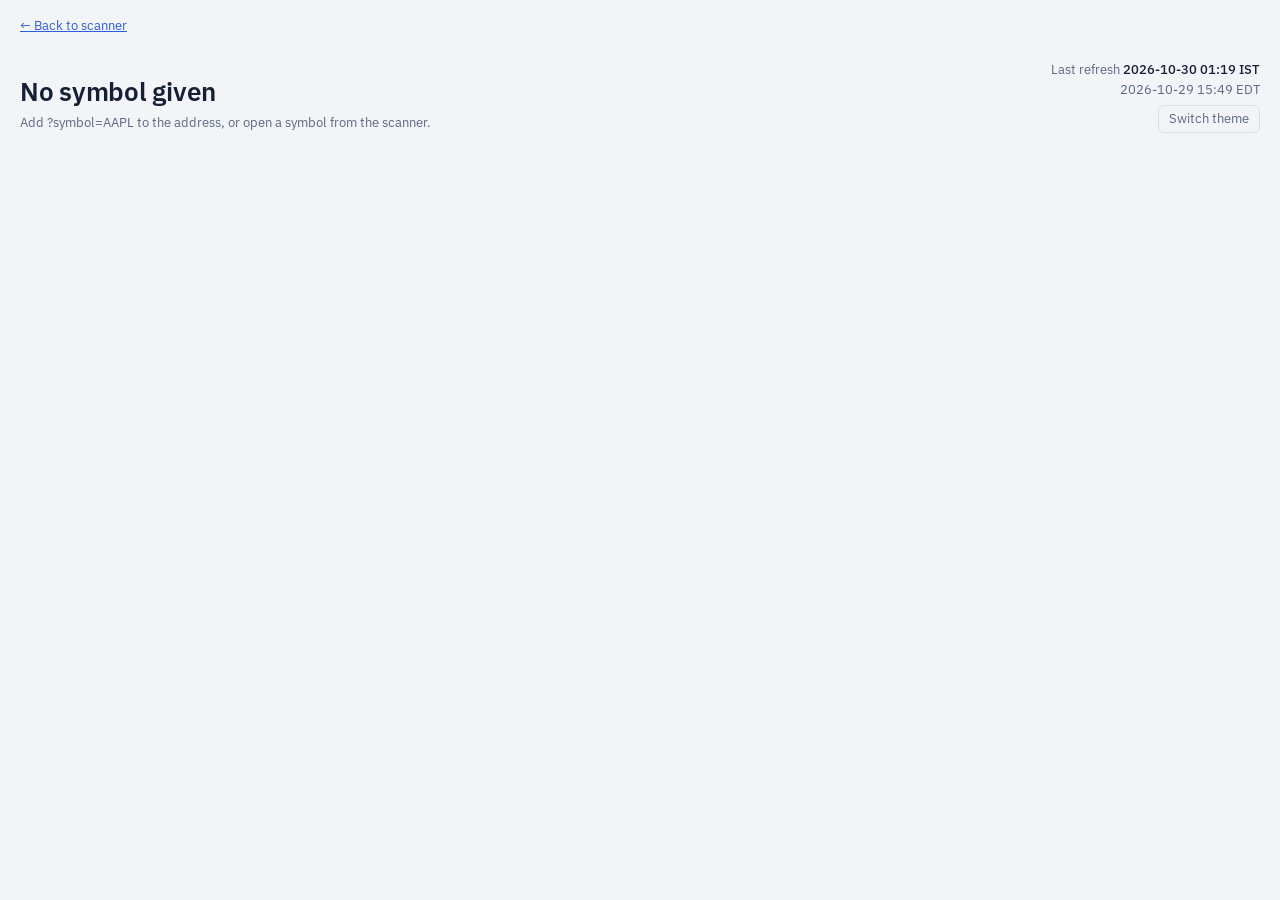
<file: stock/index.html>
<!DOCTYPE html>
<html lang="en">
<head>
<meta charset="utf-8">
<meta name="viewport" content="width=device-width, initial-scale=1, viewport-fit=cover">
<title>Stock detail · Pattern Scanner</title>
<link rel="preconnect" href="https://fonts.googleapis.com">
<link rel="preconnect" href="https://fonts.gstatic.com" crossorigin>
<link href="https://fonts.googleapis.com/css2?family=IBM+Plex+Sans:wght@400;500;600&display=swap" rel="stylesheet">
<link rel="stylesheet" href="../assets/style.css">
</head>
<body>
<div class="banner err hidden" id="errBanner"></div>
<div class="wrap">
<a class="back" href="../main-dashboard/index.html">← Back to scanner</a>
<header class="top">
  <div><h1 id="title">Loading…</h1><p id="subtitle"></p></div>
  <div class="refresh"><div>Last refresh <strong id="refreshIST"></strong></div><div id="refreshSub"></div>
    <button class="theme-btn" id="themeBtn" type="button">Switch theme</button></div>
</header>
<div id="content" class="hidden">
  <section class="stats" id="stats"></section>
  <section class="panel" style="margin-bottom:14px"><h2>Last 40 hourly candles</h2><div class="chartbox" id="chart"></div>
    <p class="muted small" style="margin:6px 0 0">▲ bullish and ▼ bearish markers sit under or over the last candle of each signal. Dashed lines are the stop references of the three most recent directional signals.</p></section>
  <div class="cols2">
    <section class="panel"><h2>SMC market structure</h2><dl class="kv" id="smc"></dl></section>
    <section class="panel"><h2>Readings</h2><dl class="kv" id="ctx"></dl></section>
    <section class="panel"><h2>Why the top score</h2><div id="why"></div></section>
  </div>
  <section class="card"><div style="padding:14px 16px 4px"><b>All signals, last <span id="storeBars">35</span> candles</b></div><div class="scroll"><table class="sig-table" style="min-width:760px"><thead><tr><th>Signal</th><th>Group</th><th>Direction</th><th>Formed (candle start)</th><th class="num">Ago</th><th class="num">Stop ref.</th><th>Confirmation</th><th class="num">Score</th></tr></thead><tbody id="sigs"></tbody></table></div></section>
  <p class="muted small" id="notes"></p>
</div>
</div>
<script src="../assets/common.js"></script>
<script>
const $ = s => document.querySelector(s);
const q = new URLSearchParams(location.search).get('symbol');

function chart(stock){
  const cs = stock.candles || []; if (!cs.length) return '<p class="muted">No candles saved.</p>';
  const W = 22, H = 260, padL = 54, padB = 36, n = cs.length, width = padL + n * W + 10;
  const sigs = (stock.signals || []);
  const stops = sigs.filter(g => g.stop != null).slice(0, 3);
  let hi = Math.max(...cs.map(c => c[2])), lo = Math.min(...cs.map(c => c[3]));
  stops.forEach(g => { hi = Math.max(hi, g.stop); lo = Math.min(lo, g.stop); });
  const pad = (hi - lo) * 0.06 || 1; hi += pad; lo -= pad;
  const y = v => 8 + (hi - v) / (hi - lo) * (H - 16);
  let s = '<svg width="' + width + '" height="' + (H + padB) + '" viewBox="0 0 ' + width + ' ' + (H + padB) + '" role="img" aria-label="Candle chart">';
  for (let i = 0; i <= 4; i++) { const v = lo + (hi - lo) * i / 4, yy = y(v); s += '<line x1="' + padL + '" x2="' + width + '" y1="' + yy + '" y2="' + yy + '" stroke="var(--line)"/><text x="' + (padL - 6) + '" y="' + (yy + 4) + '" text-anchor="end" font-size="11" fill="var(--muted)">' + v.toFixed(v >= 100 ? 1 : 2) + '</text>'; }
  cs.forEach((c, i) => {
    const x = padL + i * W + W / 2, col = c[4] >= c[1] ? 'var(--bull)' : 'var(--bear)';
    s += '<line x1="' + x + '" x2="' + x + '" y1="' + y(c[2]) + '" y2="' + y(c[3]) + '" stroke="' + col + '"/>';
    s += '<rect x="' + (x - 6) + '" y="' + y(Math.max(c[1], c[4])) + '" width="12" height="' + Math.max(1.5, Math.abs(y(c[1]) - y(c[4]))) + '" fill="' + col + '"/>';
    if (c[0].endsWith('09:30') || i === 0) { const d = c[0].slice(5, 10); s += '<line x1="' + (x - W/2) + '" x2="' + (x - W/2) + '" y1="8" y2="' + H + '" stroke="var(--line)" stroke-dasharray="2 4"/><text x="' + (x - W/2 + 2) + '" y="' + (H + 14) + '" font-size="10" fill="var(--muted)">' + d + '</text>'; }
  });
  stops.forEach(g => { s += '<line x1="' + padL + '" x2="' + width + '" y1="' + y(g.stop) + '" y2="' + y(g.stop) + '" stroke="var(--' + colorVar(g.dir) + ')" stroke-dasharray="5 4" opacity=".7"/>'; });
  const seen = {};
  sigs.forEach(g => {
    if (g.dir === 'neutral') return;
    const i = n - 1 - g.since; if (i < 0) return;
    const k = i + g.dir; if (seen[k]) return; seen[k] = 1;
    const x = padL + i * W + W / 2, c = cs[i];
    if (g.dir === 'bull') s += '<text x="' + x + '" y="' + (y(c[3]) + 15) + '" text-anchor="middle" font-size="12" fill="var(--bull)"><title>' + esc(g.name) + '</title>▲</text>';
    else s += '<text x="' + x + '" y="' + (y(c[2]) - 5) + '" text-anchor="middle" font-size="12" fill="var(--bear)"><title>' + esc(g.name) + '</title>▼</text>';
  });
  return s + '</svg>';
}
function kv(pairs){ return pairs.map(([k, v]) => '<dt>' + esc(k) + '</dt><dd>' + v + '</dd>').join(''); }
const yn = v => v ? 'yes' : 'no';

async function init(){
  bindTheme($('#themeBtn'));
  let data;
  try { data = await loadData(); } catch (e) { const b = $('#errBanner'); b.textContent = 'Could not load stocks.json (' + e.message + ').'; b.classList.remove('hidden'); $('#title').textContent = 'Unavailable'; return; }
  const meta = data.meta || {};
  $('#refreshIST').textContent = meta.generated_ist || ''; $('#refreshSub').textContent = meta.generated_et || '';
  $('#storeBars').textContent = meta.store_bars || 35;
  const s = data.stocks.find(x => x.symbol.toUpperCase() === (q || '').toUpperCase());
  if (!s) { $('#title').textContent = q ? 'Symbol “' + q + '” is not in your list' : 'No symbol given'; $('#subtitle').textContent = 'Add ?symbol=AAPL to the address, or open a symbol from the scanner.'; return; }
  document.title = s.symbol + ' · Pattern Scanner';
  $('#title').textContent = s.symbol + ' · ' + s.name;
  $('#subtitle').textContent = s.type + ' · Yahoo: ' + s.yahoo_symbol + ' · status ' + s.scanner_status + (s.scan_error ? ' (' + s.scan_error + ')' : '');
  if (!isLive(s)) { $('#subtitle').textContent += s.notes ? ' · ' + s.notes : ''; return; }
  $('#content').classList.remove('hidden');
  const c = s.context || {}, m = s.smc || {}, sigs = (s.signals || []).slice().sort((a, b) => a.since - b.since || b.score - a.score);
  const top = sigs.slice().sort((a, b) => b.score - a.score)[0], chg = s.change_pct;
  $('#stats').innerHTML =
    '<div class="stat"><b>$' + money(s.price) + '</b><span>last close ' + esc(fmtTime(s.last_bar_time)) + ' ' + esc(tzShort(s.tz)) + '</span></div>' +
    '<div class="stat ' + (chg >= 0 ? 'bull' : 'bear') + '"><b>' + (chg == null ? '–' : (chg >= 0 ? '+' : '') + chg.toFixed(2) + '%') + '</b><span>vs previous session close</span></div>' +
    '<div class="stat bull"><b>' + ((s.scores || {}).bull || 0) + '</b><span>best bullish score</span></div>' +
    '<div class="stat bear"><b>' + ((s.scores || {}).bear || 0) + '</b><span>best bearish score</span></div>' +
    '<div class="stat"><b>' + sigs.length + '</b><span>signals in last ' + (meta.store_bars || 35) + ' candles</span></div>';
  $('#chart').innerHTML = chart(s);
  const sigName = v => ({STRONG_HIGH:'Strong High', WEAK_HIGH:'Weak High', STRONG_LOW:'Strong Low', WEAK_LOW:'Weak Low'})[v] || 'none';
  const lvl = (sig, price, time, since) => sig && sig !== 'NO_SIGNAL' ? '<b>' + sigName(sig) + '</b> at $' + money(price) + (since != null && since >= 0 ? ', set ' + agoText(since) : '') + (time ? ' (' + esc(fmtTime(time)) + ')' : '') : 'none';
  $('#smc').innerHTML = kv([
    ['Trend', '<span class="pill ' + (m.trend === 'BULLISH' ? 'bull' : m.trend === 'BEARISH' ? 'bear' : 'none') + '">' + esc(m.trend || 'UNKNOWN') + '</span>'],
    ['Last structure event', esc(m.structure_event === 'CHOCH' ? 'CHoCH' : (m.structure_event || 'none')) + (m.structure_bars_since >= 0 ? ', ' + agoText(m.structure_bars_since) : '') + (m.last_structure_time ? ' (' + esc(fmtTime(m.last_structure_time)) + ')' : '')],
    ['High signal (downward)', lvl(m.top_signal, m.top_signal_price, m.top_signal_time, m.top_bars_since)],
    ['High rank score', m.bearish_rank_score != null ? Number(m.bearish_rank_score).toFixed(1) : '–'],
    ['Low signal (upward)', lvl(m.bottom_signal, m.bottom_signal_price, m.bottom_signal_time, m.bottom_bars_since)],
    ['Low rank score', m.bullish_rank_score != null ? Number(m.bullish_rank_score).toFixed(1) : '–'],
    ['Active swing high', money(m.active_swing_high)], ['Active swing low', money(m.active_swing_low)]]);
  $('#ctx').innerHTML = kv([
    ['Squeeze', esc(c.squeeze_state || '–')], ['Bollinger squeeze', c.bb_squeeze ? yn(c.bb_squeeze.on) + (c.bb_squeeze.on ? ' (' + c.bb_squeeze.bars + ' candles)' : '') : '–'],
    ['TTM squeeze', c.ttm_squeeze ? yn(c.ttm_squeeze.on) + (c.ttm_squeeze.momentum_dir ? ', momentum ' + esc(c.ttm_squeeze.momentum_dir) : '') : '–'],
    ['ATR contraction', yn(c.atr_contraction)], ['Volatility contraction', yn(c.hv_contraction)], ['Volume dry-up', yn(c.volume_dry_up)],
    ['Donchian squeeze', yn(c.donchian_squeeze)], ['MA ribbon squeeze', yn(c.ma_ribbon_squeeze)],
    ['Relative volume', (c.rel_volume ?? '–') + 'x (vs same time slot)'], ['ADX', (c.adx ?? '–') + ' ' + esc(c.adx_state || '')], ['Choppiness', c.choppiness ?? '–'],
    ['OBV / A-D', esc(c.obv_divergence || '–') + ' / ' + esc(c.ad_divergence || '–') + ' divergence'], ['CMF', (c.cmf ?? '–') + ' ' + esc(c.cmf_state || '')],
    ['Price vs Ichimoku cloud', esc(c.ichimoku_cloud || '–')], ['ATR', (c.atr ?? '–') + ' (' + (c.atr_pct ?? '–') + '% of price)']]);
  $('#why').innerHTML = top && top.parts ? '<p class="small" style="margin:0 0 6px"><b>' + esc(top.name) + '</b> · ' + dirLabel(top.dir) + ' · score ' + top.score + '</p>' +
    PART_LABELS.map(([k, label, max], i) => '<div class="break"><span>' + label + '</span><div class="b"><i style="width:' + (top.parts[i] / max * 100) + '%"></i></div><span>' + top.parts[i] + '/' + max + '</span></div>').join('') : '<p class="muted">No signals to score.</p>';
  $('#sigs').innerHTML = sigs.map(g => {
    const extra = g.zone ? ' <span class="muted small">gap ' + money(g.zone[0]) + ' to ' + money(g.zone[1]) + ', ' + esc(g.status) + '</span>' : g.price_vs_cloud ? ' <span class="muted small">price ' + esc(g.price_vs_cloud) + ' cloud</span>' : '';
    const cf = g.confirm ? '<span class="pill ' + (g.confirm === 'confirmed' ? 'bull' : g.confirm === 'failed' ? 'bear' : 'none') + '">' + esc(g.confirm) + '</span>' : '<span class="muted">n/a</span>';
    return '<tr><td>' + esc(g.name) + extra + '</td><td class="muted">' + esc(g.group) + '</td><td><span class="pill ' + g.dir + '">' + dirLabel(g.dir) + '</span></td><td>' + esc(fmtTime(g.time)) + '</td><td class="num">' + g.since + '</td><td class="num">' + (g.stop != null ? '$' + money(g.stop) : '<span class="muted">n/a</span>') + '</td><td>' + cf + '</td><td class="num">' + g.score + '</td></tr>';
  }).join('') || '<tr><td colspan="8" class="muted">Nothing fired in this period.</td></tr>';
  $('#notes').innerHTML = (s.notes ? 'Note from symbols.csv: ' + esc(s.notes) + ' · ' : '') + '<a href="' + esc(safeUrl(s.tradingview_url)) + '" target="_blank" rel="noopener">Open on TradingView</a>. Not financial advice.';
}
init();
</script>
</body>
</html>
</file>
<file: assets/style.css>
:root {
  --bg: #f2f4f8; --surface: #ffffff; --surface-2: #eef1f7; --line: #d9dfeb;
  --text: #152036; --muted: #5b6882;
  --bull: #0b8a6a; --bull-soft: rgba(11,138,106,.12);
  --bear: #c4432f; --bear-soft: rgba(196,67,47,.12);
  --amber: #9a6200; --amber-soft: rgba(154,98,0,.13);
  --focus: #2b5fd9; --banner: #fff3d6; --banner-text: #5a4000;
  --font: "IBM Plex Sans", system-ui, -apple-system, "Segoe UI", Roboto, sans-serif;
}
@media (prefers-color-scheme: dark) {
  :root:not([data-theme="light"]) {
    --bg: #0d1320; --surface: #141c2c; --surface-2: #1a2438; --line: #26324a; --text: #e5eaf4; --muted: #8b98b2;
    --bull: #3ecfa5; --bull-soft: rgba(62,207,165,.14); --bear: #ff7b6a; --bear-soft: rgba(255,123,106,.14);
    --amber: #e9b44c; --amber-soft: rgba(233,180,76,.15); --focus: #7ba2ff; --banner: #3a2f10; --banner-text: #f3dca0;
  }
}
:root[data-theme="dark"] {
  --bg: #0d1320; --surface: #141c2c; --surface-2: #1a2438; --line: #26324a; --text: #e5eaf4; --muted: #8b98b2;
  --bull: #3ecfa5; --bull-soft: rgba(62,207,165,.14); --bear: #ff7b6a; --bear-soft: rgba(255,123,106,.14);
  --amber: #e9b44c; --amber-soft: rgba(233,180,76,.15); --focus: #7ba2ff; --banner: #3a2f10; --banner-text: #f3dca0;
}
html { height: 100%; }
*, *::before, *::after { box-sizing: border-box; }
body { margin: 0; min-height: 100%; background: var(--bg); color: var(--text);
  font: 400 14px/1.5 var(--font); font-variant-numeric: tabular-nums;
  padding-top: env(safe-area-inset-top, 0px); padding-bottom: env(safe-area-inset-bottom, 0px); }
button, input, select { font: inherit; color: inherit; }
a { color: var(--focus); }
:focus-visible { outline: 2px solid var(--focus); outline-offset: 2px; border-radius: 4px; }
.wrap { max-width: 1760px; margin: 0 auto; padding: 0 20px 48px; }
.banner { background: var(--banner); color: var(--banner-text); padding: 8px 20px; font-size: 13px; text-align: center; }
.banner.err { background: var(--bear-soft); color: var(--bear); }
header.top { display: flex; flex-wrap: wrap; align-items: flex-end; justify-content: space-between; gap: 12px 24px; padding: 24px 0 14px; }
header.top h1 { margin: 0; font-size: 26px; font-weight: 600; letter-spacing: -.01em; }
header.top p { margin: 2px 0 0; color: var(--muted); font-size: 13px; }
.refresh { text-align: right; font-size: 13px; color: var(--muted); }
.refresh strong { color: var(--text); font-weight: 500; }
.theme-btn { background: none; border: 1px solid var(--line); border-radius: 6px; padding: 3px 10px; cursor: pointer; color: var(--muted); margin-top: 6px; }
.theme-btn:hover { color: var(--text); }
.stats { display: flex; flex-wrap: wrap; border: 1px solid var(--line); border-radius: 8px; background: var(--surface); overflow: hidden; margin-bottom: 18px; }
.stat { padding: 10px 18px; border-right: 1px solid var(--line); min-width: 120px; flex: 1 1 auto; }
.stat:last-child { border-right: 0; }
.stat b { display: block; font-size: 20px; font-weight: 600; line-height: 1.2; }
.stat span { font-size: 12.5px; color: var(--muted); }
.stat.bull b { color: var(--bull); } .stat.bear b { color: var(--bear); } .stat.warn b { color: var(--amber); }
.tabs { display: flex; gap: 4px; border-bottom: 1px solid var(--line); margin-bottom: 14px; }
.tab { background: none; border: 0; padding: 9px 14px; cursor: pointer; color: var(--muted); font-weight: 500; border-bottom: 2px solid transparent; margin-bottom: -1px; }
.tab[aria-selected="true"] { color: var(--text); border-bottom-color: var(--text); }
.tab .count { color: var(--muted); font-weight: 400; margin-left: 4px; }
.filters { display: grid; grid-template-columns: repeat(auto-fit, minmax(150px, 1fr)); gap: 10px 12px; background: var(--surface); border: 1px solid var(--line); border-radius: 8px; padding: 12px; margin-bottom: 16px; }
.field label { display: block; font-size: 12.5px; color: var(--muted); margin-bottom: 3px; }
.field input[type=search], .field select { width: 100%; background: var(--surface-2); border: 1px solid var(--line); border-radius: 6px; padding: 6px 8px; }
.field input[type=range] { width: 100%; accent-color: var(--focus); }
.field .val { float: right; color: var(--text); font-weight: 500; }
.field.check { display: flex; align-items: flex-end; }
.field.check label { display: flex; gap: 8px; align-items: center; margin: 0; color: var(--text); font-size: 13.5px; padding-bottom: 6px; cursor: pointer; }
.filters .actions { display: flex; align-items: flex-end; }
.btn { background: var(--surface-2); border: 1px solid var(--line); border-radius: 6px; padding: 6px 12px; cursor: pointer; }
.btn:hover { border-color: var(--muted); } .btn[disabled] { opacity: .4; cursor: default; }
.boards { display: grid; grid-template-columns: repeat(auto-fit, minmax(340px, 1fr)); gap: 14px; margin-bottom: 18px; }
.board { background: var(--surface); border: 1px solid var(--line); border-radius: 8px; padding: 12px 14px 6px; }
.board h2 { margin: 0 0 2px; font-size: 15px; font-weight: 600; }
.board h2.bull { color: var(--bull); } .board h2.bear { color: var(--bear); }
.board .sub { margin: 0 0 6px; font-size: 12.5px; color: var(--muted); }
.board ol { list-style: none; margin: 0; padding: 0; max-height: 560px; overflow-y: auto; }
.board li { display: grid; grid-template-columns: 78px 1fr auto 34px; align-items: center; gap: 8px; padding: 6px 0; border-top: 1px solid var(--line); cursor: pointer; }
.board li:hover { background: var(--surface-2); }
.board .sym { font-weight: 600; overflow: hidden; text-overflow: ellipsis; }
.board .pat { font-size: 12.5px; color: var(--muted); line-height: 1.25; }
.board .pat b { color: var(--text); font-weight: 500; display: block; }
.board .score { text-align: right; font-weight: 600; }
.card { background: var(--surface); border: 1px solid var(--line); border-radius: 8px; }
.scroll { overflow-x: auto; }
table { width: 100%; border-collapse: collapse; min-width: 1060px; }
th, td { padding: 8px 10px; text-align: left; vertical-align: middle; border-bottom: 1px solid var(--line); }
th { font-weight: 500; color: var(--muted); font-size: 12.5px; white-space: nowrap; background: var(--surface-2); }
th button { background: none; border: 0; cursor: pointer; color: inherit; font-weight: 500; padding: 0; display: inline-flex; gap: 4px; align-items: center; }
th button:hover { color: var(--text); }
th .arrow { font-size: 10px; opacity: .35; } th[aria-sort="ascending"] .arrow, th[aria-sort="descending"] .arrow { opacity: 1; color: var(--text); }
tbody tr.row { cursor: pointer; } tbody tr.row:hover { background: var(--surface-2); }
tr.detail td { background: var(--surface-2); padding: 14px 16px 18px; }
td.num, th.num { text-align: right; }
.star { background: none; border: 0; cursor: pointer; font-size: 17px; line-height: 1; color: var(--muted); padding: 2px 4px; }
.star[aria-pressed="true"] { color: var(--amber); }
.symcell b { font-weight: 600; display: block; }
.symcell span { font-size: 12.5px; color: var(--muted); display: block; max-width: 170px; white-space: nowrap; overflow: hidden; text-overflow: ellipsis; }
.pill { display: inline-block; padding: 1px 8px; border-radius: 999px; font-size: 12.5px; font-weight: 500; white-space: nowrap; }
.pill.bull { background: var(--bull-soft); color: var(--bull); } .pill.bear { background: var(--bear-soft); color: var(--bear); }
.pill.neutral { background: var(--amber-soft); color: var(--amber); } .pill.none { background: var(--surface-2); color: var(--muted); }
.muted { color: var(--muted); } .small { font-size: 12.5px; }
.patcell b { font-weight: 500; display: block; white-space: nowrap; }
.patcell.bull b { color: var(--bull); } .patcell.bear b { color: var(--bear); } .patcell.neutral b { color: var(--amber); }
.patcell span { font-size: 12.5px; color: var(--muted); }
.conf { display: flex; align-items: center; gap: 8px; min-width: 120px; }
.conf .bar { flex: 1; height: 6px; background: var(--line); border-radius: 3px; overflow: hidden; }
.conf .bar i { display: block; height: 100%; border-radius: 3px; }
.conf .n { width: 26px; text-align: right; font-weight: 600; }
svg.strip { display: block; }
.pager { display: flex; justify-content: space-between; align-items: center; padding: 10px 14px; gap: 10px; flex-wrap: wrap; }
.pager .btns { display: flex; gap: 6px; }
.detail-grid { display: grid; grid-template-columns: minmax(320px, 2fr) minmax(240px, 1fr); gap: 20px; }
.detail h3 { margin: 0 0 6px; font-size: 13.5px; font-weight: 600; }
.sig-table { min-width: 0; } .sig-table th { background: transparent; padding: 4px 8px; }
.sig-table td { padding: 5px 8px; font-size: 13px; }
.break { display: grid; grid-template-columns: 110px 1fr 40px; gap: 8px; align-items: center; font-size: 13px; margin: 4px 0; }
.break .b { height: 6px; background: var(--line); border-radius: 3px; overflow: hidden; }
.break .b i { display: block; height: 100%; background: var(--focus); }
.kv { display: grid; grid-template-columns: auto 1fr; gap: 3px 14px; font-size: 13px; margin: 0; }
.kv dt { color: var(--muted); } .kv dd { margin: 0; }
.empty { padding: 36px 16px; text-align: center; color: var(--muted); }
.empty b { display: block; color: var(--text); margin-bottom: 4px; }
.feed { list-style: none; margin: 0; padding: 0; }
.feed li { display: grid; grid-template-columns: 90px 70px 1fr auto; gap: 12px; align-items: center; padding: 9px 14px; border-bottom: 1px solid var(--line); cursor: pointer; }
.feed li:hover { background: var(--surface-2); } .feed li:last-child { border-bottom: 0; }
.feed .when { font-size: 12.5px; color: var(--muted); }
details.issues { margin-top: 22px; background: var(--surface); border: 1px solid var(--line); border-radius: 8px; }
details.issues summary { padding: 12px 14px; cursor: pointer; font-weight: 500; }
details.issues .body { padding: 0 14px 14px; }
details.issues table { min-width: 0; } details.issues th { background: transparent; }
.hidden { display: none !important; }
.back { display: inline-block; margin: 16px 0 0; font-size: 13px; }
.cols2 { display: grid; grid-template-columns: repeat(auto-fit, minmax(320px, 1fr)); gap: 14px; margin-bottom: 14px; }
.panel { background: var(--surface); border: 1px solid var(--line); border-radius: 8px; padding: 14px 16px; }
.panel h2 { margin: 0 0 8px; font-size: 14.5px; font-weight: 600; }
.chartbox { overflow-x: auto; }
@media (max-width: 700px) {
  .detail-grid { grid-template-columns: 1fr; } header.top h1 { font-size: 22px; } .refresh { text-align: left; }
  .feed li { grid-template-columns: 70px 1fr auto; } .feed li .when { display: none; } .wrap { padding: 0 12px 40px; }
}
@media (prefers-reduced-motion: no-preference) { .conf .bar i { transition: width .25s ease; } }

.symlink { color: inherit; text-decoration: none; }
.symlink:hover b { text-decoration: underline; color: var(--focus); }
tbody tr.row td { cursor: pointer; }

/* ---- SMC signal pills and paired tables ---- */
.pill.sh { background: var(--bear-soft); color: var(--bear); font-weight: 600; }
.pill.wh { background: transparent; color: var(--bear); box-shadow: inset 0 0 0 1px var(--bear); }
.pill.sl { background: var(--bull-soft); color: var(--bull); font-weight: 600; }
.pill.wl { background: transparent; color: var(--bull); box-shadow: inset 0 0 0 1px var(--bull); }
.sec { margin: 22px 0 10px; }
.sec h2 { margin: 0; font-size: 17px; font-weight: 600; }
.sec p { margin: 2px 0 0; color: var(--muted); font-size: 13px; }
.pair { display: grid; grid-template-columns: repeat(auto-fit, minmax(540px, 1fr)); gap: 14px; margin-bottom: 14px; }
.tcard { background: var(--surface); border: 1px solid var(--line); border-radius: 8px; min-width: 0; overflow: hidden; }
.tcard .head { padding: 12px 14px 8px; display: flex; justify-content: space-between; gap: 10px; align-items: baseline; flex-wrap: wrap; }
.tcard .head h3 { margin: 0; font-size: 15px; font-weight: 600; }
.tcard .head h3.bull { color: var(--bull); } .tcard .head h3.bear { color: var(--bear); }
.tcard .head p { margin: 2px 0 0; font-size: 12.5px; color: var(--muted); flex-basis: 100%; }
.tcard .head .cnt { font-size: 12.5px; color: var(--muted); }
.tcard table { min-width: 0; }
.tcard th, .tcard td { padding: 7px 8px; white-space: nowrap; }
.tcard .patcell b { max-width: 190px; overflow: hidden; text-overflow: ellipsis; }
.tcard .scroll.tall { max-height: 520px; overflow: auto; }
.tcard .scroll.tall th { position: sticky; top: 0; z-index: 1; }
.tcard .pager { padding: 8px 12px; border-top: 1px solid var(--line); }
td.idx { color: var(--muted); width: 34px; }
@media (max-width: 700px) { .pair { grid-template-columns: 1fr; } }
.tcard .conf { min-width: 96px; }
.tcard .conf .bar { min-width: 40px; }
.tabs { overflow-x: auto; scrollbar-width: none; }
.tabs::-webkit-scrollbar { display: none; }
.tab { white-space: nowrap; }
.pair.one { grid-template-columns: 1fr; }

/* pattern tables carry a Status column: tighten a little so both tables still fit side by side on a wide screen */
.tcard .conf { min-width: 78px; }
.tcard th, .tcard td { padding-left: 6px; padding-right: 6px; }
</file>
